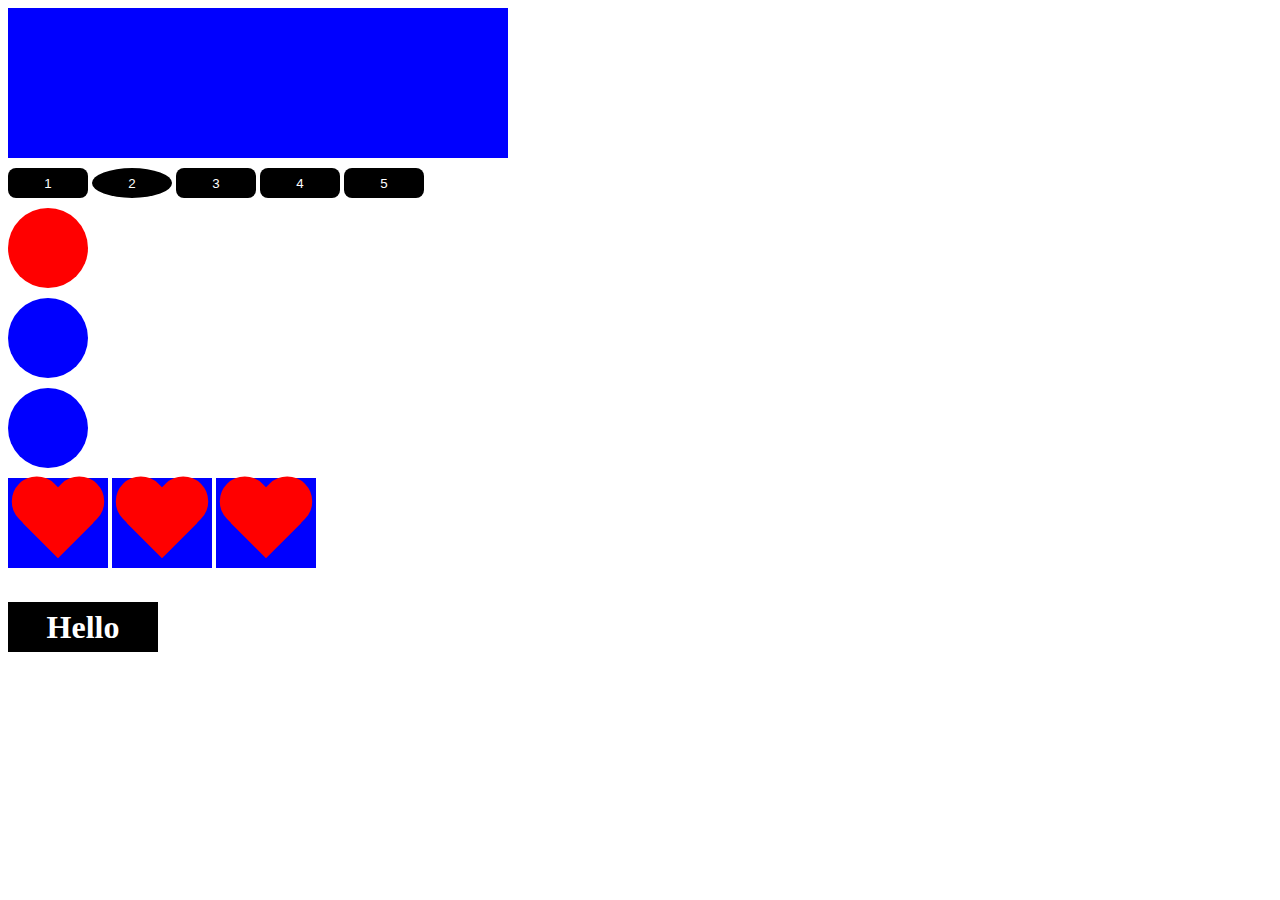
<file: 29_elements/index.html>
<!DOCTYPE html>
<html lang="ru">
	<head>
		<meta charset="utf-8">
		<meta http-equiv="X-UA-Compatible" content="IE=edge">
		<title>JavaScript</title>
		<link rel="stylesheet" href="css/style.css">
	</head>
	<body>
		<div class="box" id="box"></div>
		<button>1</button>
		<button>2</button>
		<button>3</button>
		<button>4</button>
		<button>5</button>

		<div class="circle"></div>
		<div class="circle"></div>
		<div class="circle"></div>

		<div class="wrapper">
			<div class="heart"></div>
			<div class="heart"></div>
            <div class="heart"></div>
            
		</div>

		<script src="js/script.js"></script>
	</body>
</html>
</file>
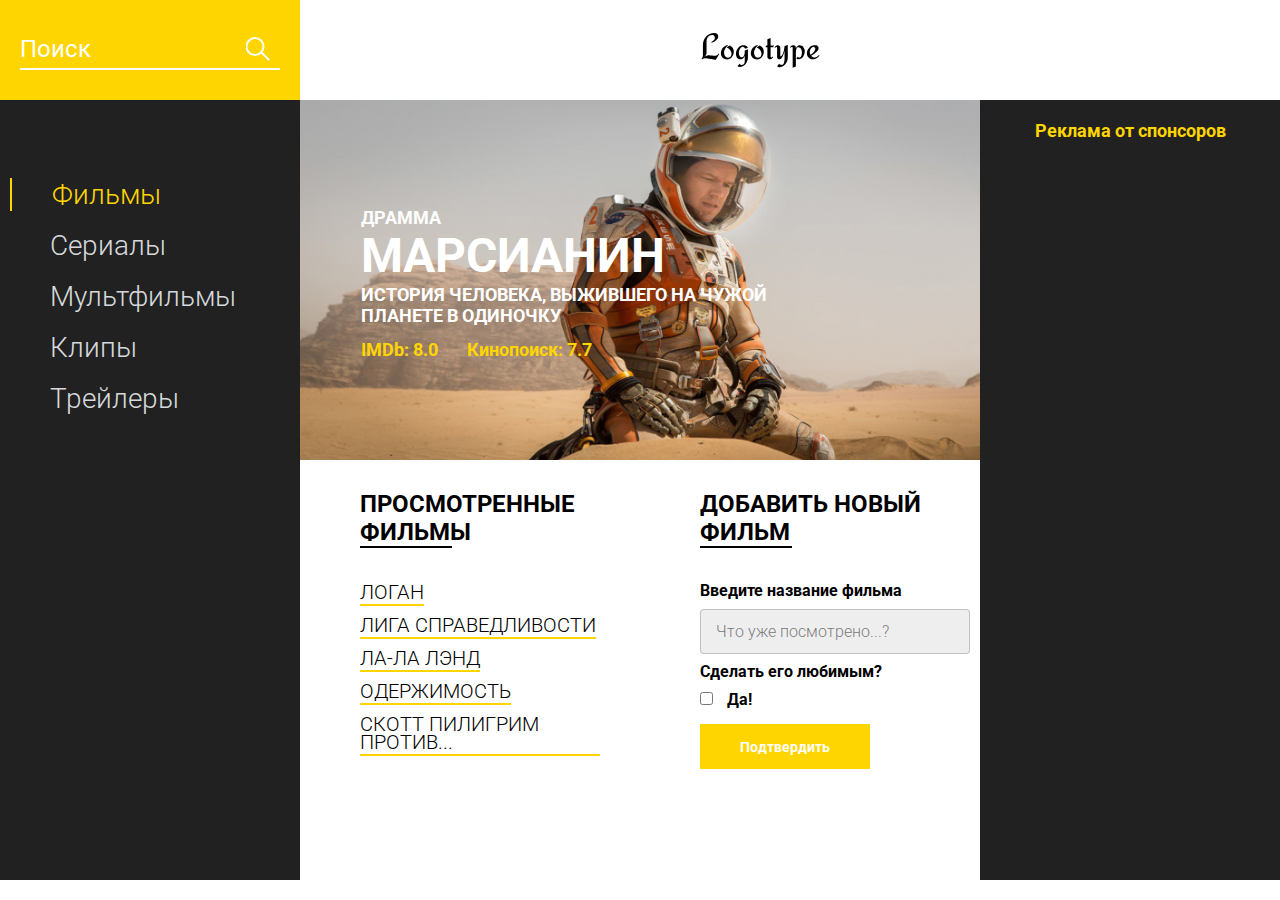
<file: 30_project/index.html>
<!DOCTYPE html>
<html lang="en">
<head>
    <meta charset="UTF-8">
    <meta name="viewport" content="width=device-width, initial-scale=1.0">
    <title>Movie DB</title>
    <link href="https://fonts.googleapis.com/css?family=Roboto:300,400,700&display=swap&subset=cyrillic-ext" rel="stylesheet">
    <link rel="stylesheet" href="css/style.min.css">
</head>
<body>
    <header class="header">
        <div class="header__search">
            <form action="#">
                <input type="text" placeholder="Поиск">
            </form>
        </div>
        <div class="header__logo">
            <img src="icons/Logotype.svg" alt="logo">
        </div>
    </header>
    <main class="promo">
        <div class="promo__menu">
            <nav class="promo__menu-list">
                <ul>
                    <li><a class="promo__menu-item promo__menu-item_active" href="#">Фильмы</a></li>
                    <li><a class="promo__menu-item" href="#">Сериалы</a></li>
                    <li><a class="promo__menu-item" href="#">Мультфильмы</a></li>
                    <li><a class="promo__menu-item" href="#">Клипы</a></li>
                    <li><a class="promo__menu-item" href="#">Трейлеры</a></li>
                </ul>
            </nav>
        </div>
        <div class="promo__content">
            <div class="promo__bg">
                <div class="promo__genre">КОМЕДИЯ</div>
                <div class="promo__title">МАРСИАНИН</div>
                <div class="promo__descr">ИСТОРИЯ ЧЕЛОВЕКА, ВЫЖИВШЕГО НА ЧУЖОЙ ПЛАНЕТЕ В ОДИНОЧКУ</div>
                <div class="promo__ratings">
                    <span>IMDb: 8.0</span>
                    <span>Кинопоиск: 7.7</span>
                </div>
            </div>
            <div class="promo__interactive">
                <div>
                    <div class="promo__interactive-title">ПРОСМОТРЕННЫЕ ФИЛЬМЫ</div>
                    <ul class="promo__interactive-list">
                        <li class="promo__interactive-item">ЛОГАН
                            <div class="delete"></div>
                        </li>
                        <li class="promo__interactive-item">ЛИГА СПРАВЕДЛИВОСТИ
                            <div class="delete"></div>
                        </li>
                        <li class="promo__interactive-item">ЛА-ЛА ЛЭНД
                            <div class="delete"></div>
                        </li>
                        <li class="promo__interactive-item">ОДЕРЖИМОСТЬ
                            <div class="delete"></div>
                        </li>
                        <li class="promo__interactive-item">СКОТТ ПИЛИГРИМ ПРОТИВ...
                            <div class="delete"></div>
                        </li>
                    </ul>
                </div>
                <div>
                    <form class="add">
                        <div class="promo__interactive-title">ДОБАВИТЬ НОВЫЙ ФИЛЬМ</div>
                        <span>Введите название фильма</span>
                        <input class="adding__input" type="text" placeholder="Что уже посмотрено...?">
                        <span>Сделать его любимым?</span>
                        <input type="checkbox">
                        <span class="yes">Да!</span>
                        <button>Подтвердить</button>
                    </form>
                </div>
            </div>
        </div>
        <div class="promo__adv">
            <div class="promo__adv-title">Реклама от спонсоров</div>
            <img src="img/content_1.jpg" alt="some picture">
            <img src="img/content_2.jpg" alt="some picture">
            <img src="img/content_3.png" alt="some picture">
        </div>
    </main>

    <script src="js/script.js"></script>
</body>
</html>
</file>
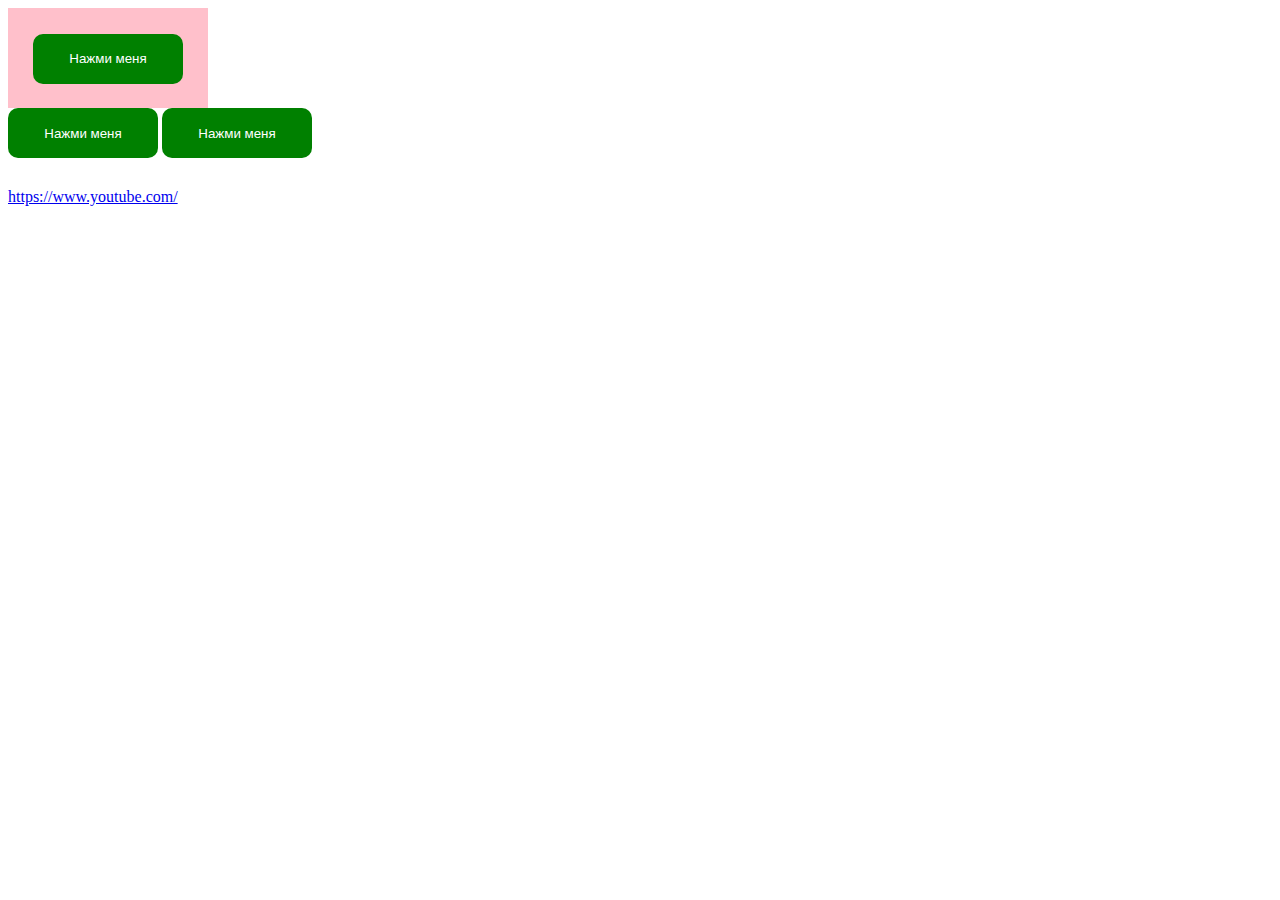
<file: 31_preview/index.html>
<!DOCTYPE html>
<html lang="ru">
  <head>
    <meta charset="utf-8" />
    <meta http-equiv="X-UA-Compatible" content="IE=edge" />
    <title>JavaScript</title>
    <link rel="stylesheet" href="css.css" />
  </head>
  <body>
    <div class="overlay">
      <button id="btn">Нажми меня</button>
    </div>
    <button>Нажми меня</button>
    <button>Нажми меня</button>

    <a href="https://www.youtube.com/">https://www.youtube.com/</a>

    <script src="script.js"></script>
  </body>
</html>
</file>
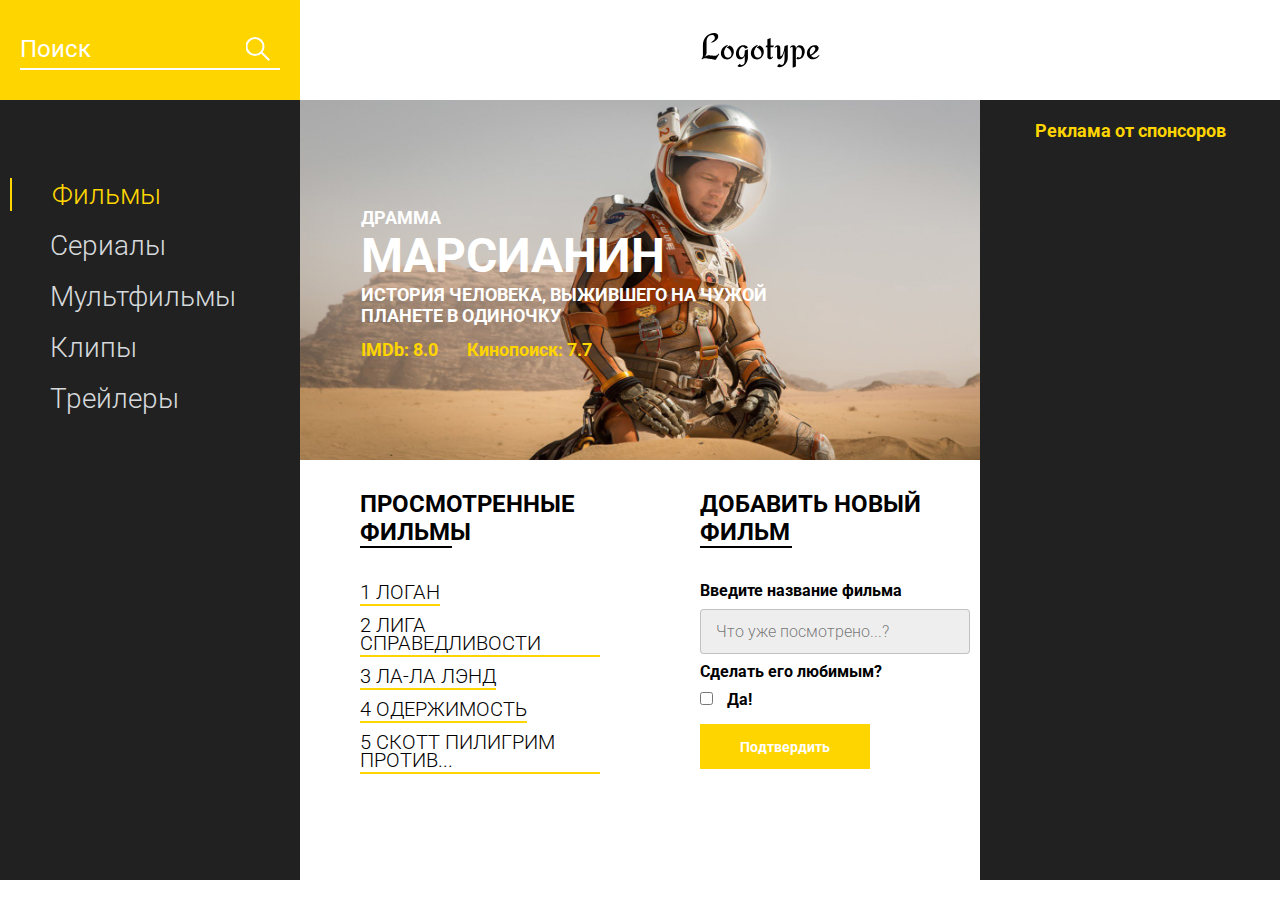
<file: 33_practice/index.html>
<!DOCTYPE html>
<html lang="en">
  <head>
    <meta charset="UTF-8" />
    <meta name="viewport" content="width=device-width, initial-scale=1.0" />
    <title>Movie DB</title>
    <link
      href="https://fonts.googleapis.com/css?family=Roboto:300,400,700&display=swap&subset=cyrillic-ext"
      rel="stylesheet"
    />
    <link rel="stylesheet" href="css/style.min.css" />
  </head>
  <body>
    <header class="header">
      <div class="header__search">
        <form action="#">
          <input type="text" placeholder="Поиск" />
        </form>
      </div>
      <div class="header__logo">
        <img src="icons/Logotype.svg" alt="logo" />
      </div>
    </header>
    <main class="promo">
      <div class="promo__menu">
        <nav class="promo__menu-list">
          <ul>
            <li>
              <a class="promo__menu-item promo__menu-item_active" href="#"
                >Фильмы</a
              >
            </li>
            <li><a class="promo__menu-item" href="#">Сериалы</a></li>
            <li><a class="promo__menu-item" href="#">Мультфильмы</a></li>
            <li><a class="promo__menu-item" href="#">Клипы</a></li>
            <li><a class="promo__menu-item" href="#">Трейлеры</a></li>
          </ul>
        </nav>
      </div>
      <div class="promo__content">
        <div class="promo__bg">
          <div class="promo__genre">КОМЕДИЯ</div>
          <div class="promo__title">МАРСИАНИН</div>
          <div class="promo__descr">
            ИСТОРИЯ ЧЕЛОВЕКА, ВЫЖИВШЕГО НА ЧУЖОЙ ПЛАНЕТЕ В ОДИНОЧКУ
          </div>
          <div class="promo__ratings">
            <span>IMDb: 8.0</span>
            <span>Кинопоиск: 7.7</span>
          </div>
        </div>
        <div class="promo__interactive">
          <div>
            <div class="promo__interactive-title">ПРОСМОТРЕННЫЕ ФИЛЬМЫ</div>
            <ul class="promo__interactive-list">
              <li class="promo__interactive-item">
                ЛОГАН
                <div class="delete"></div>
              </li>
              <li class="promo__interactive-item">
                ЛИГА СПРАВЕДЛИВОСТИ
                <div class="delete"></div>
              </li>
              <li class="promo__interactive-item">
                ЛА-ЛА ЛЭНД
                <div class="delete"></div>
              </li>
              <li class="promo__interactive-item">
                ОДЕРЖИМОСТЬ
                <div class="delete"></div>
              </li>
              <li class="promo__interactive-item">
                СКОТТ ПИЛИГРИМ ПРОТИВ...
                <div class="delete"></div>
              </li>
            </ul>
          </div>
          <div>
            <form class="add">
              <div class="promo__interactive-title">ДОБАВИТЬ НОВЫЙ ФИЛЬМ</div>
              <span>Введите название фильма</span>
              <input
                class="adding__input"
                type="text"
                placeholder="Что уже посмотрено...?"
              />
              <span>Сделать его любимым?</span>
              <input type="checkbox" />
              <span class="yes">Да!</span>
              <button>Подтвердить</button>
            </form>
          </div>
        </div>
      </div>
      <div class="promo__adv">
        <div class="promo__adv-title">Реклама от спонсоров</div>
        <img src="img/content_1.jpg" alt="some picture" />
        <img src="img/content_2.jpg" alt="some picture" />
        <img src="img/content_3.png" alt="some picture" />
      </div>
    </main>

    <script src="./js/script.js"></script>
  </body>
</html>
</file>
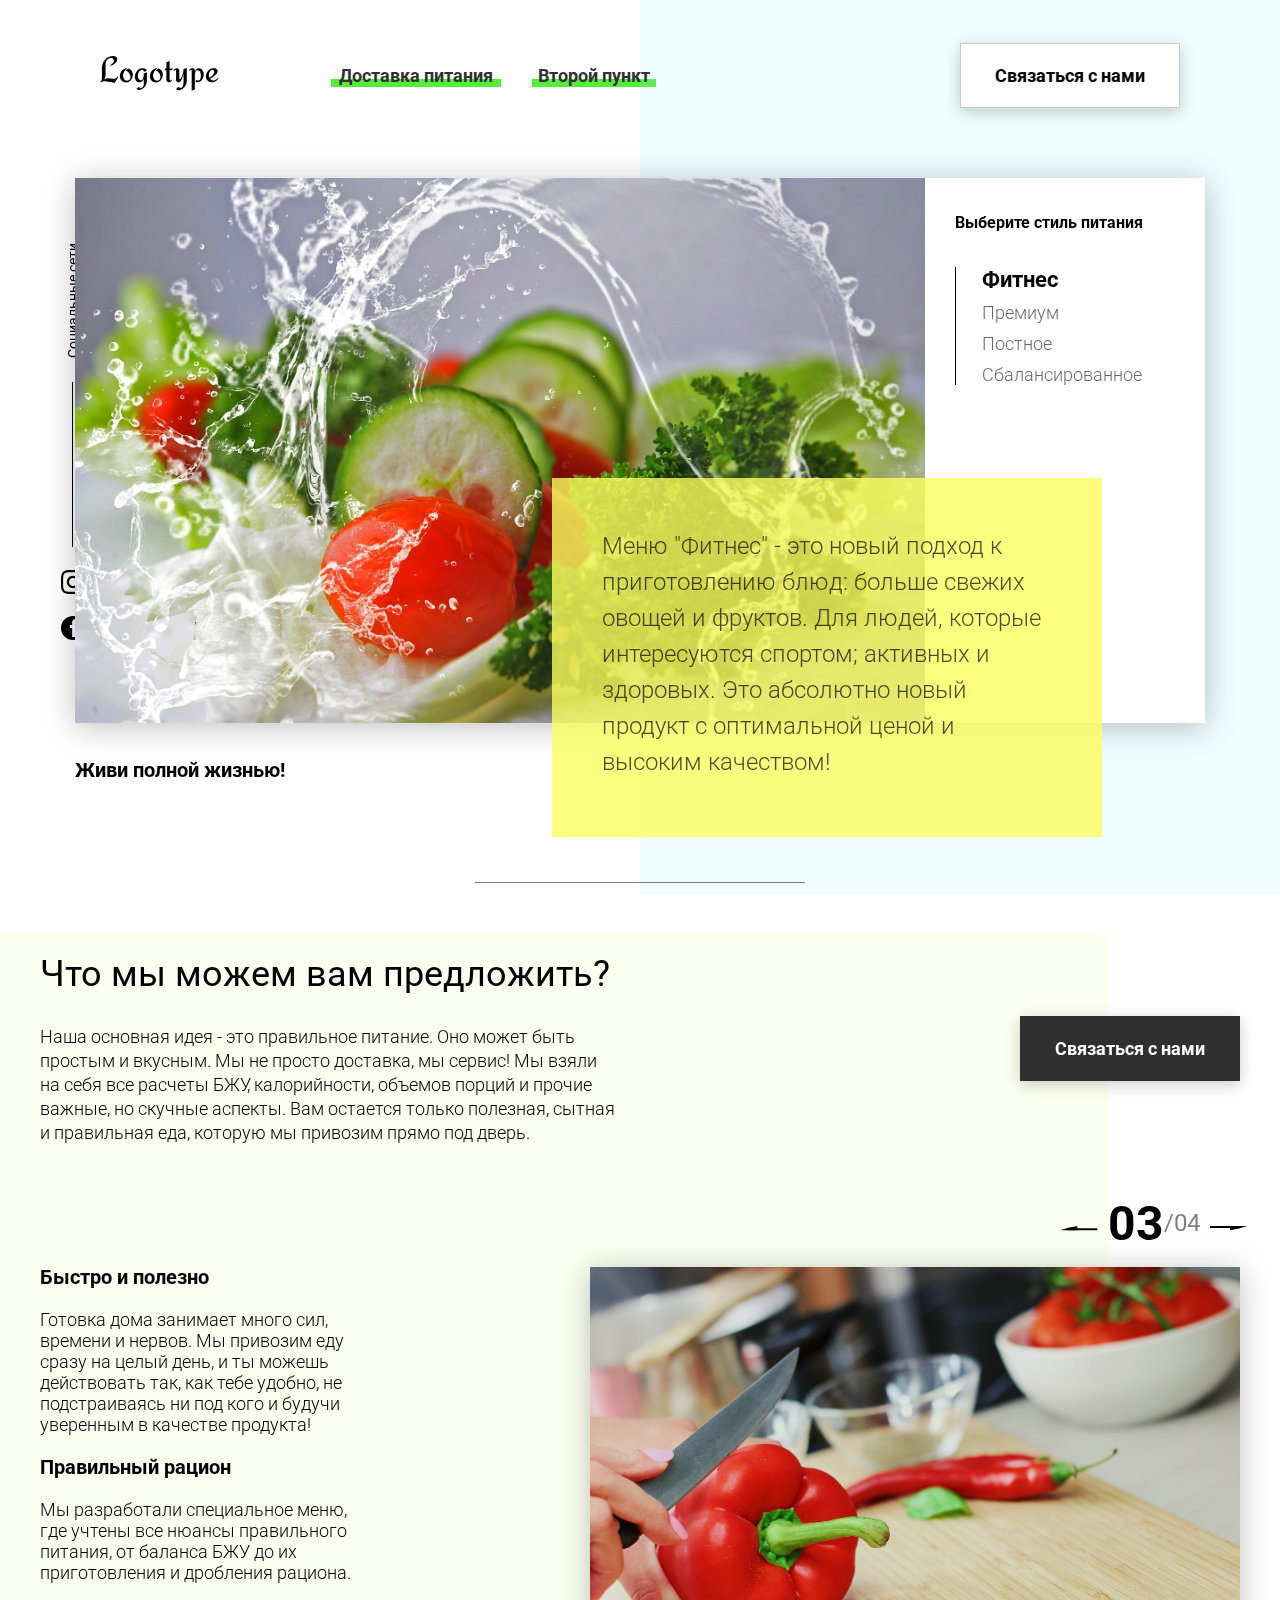
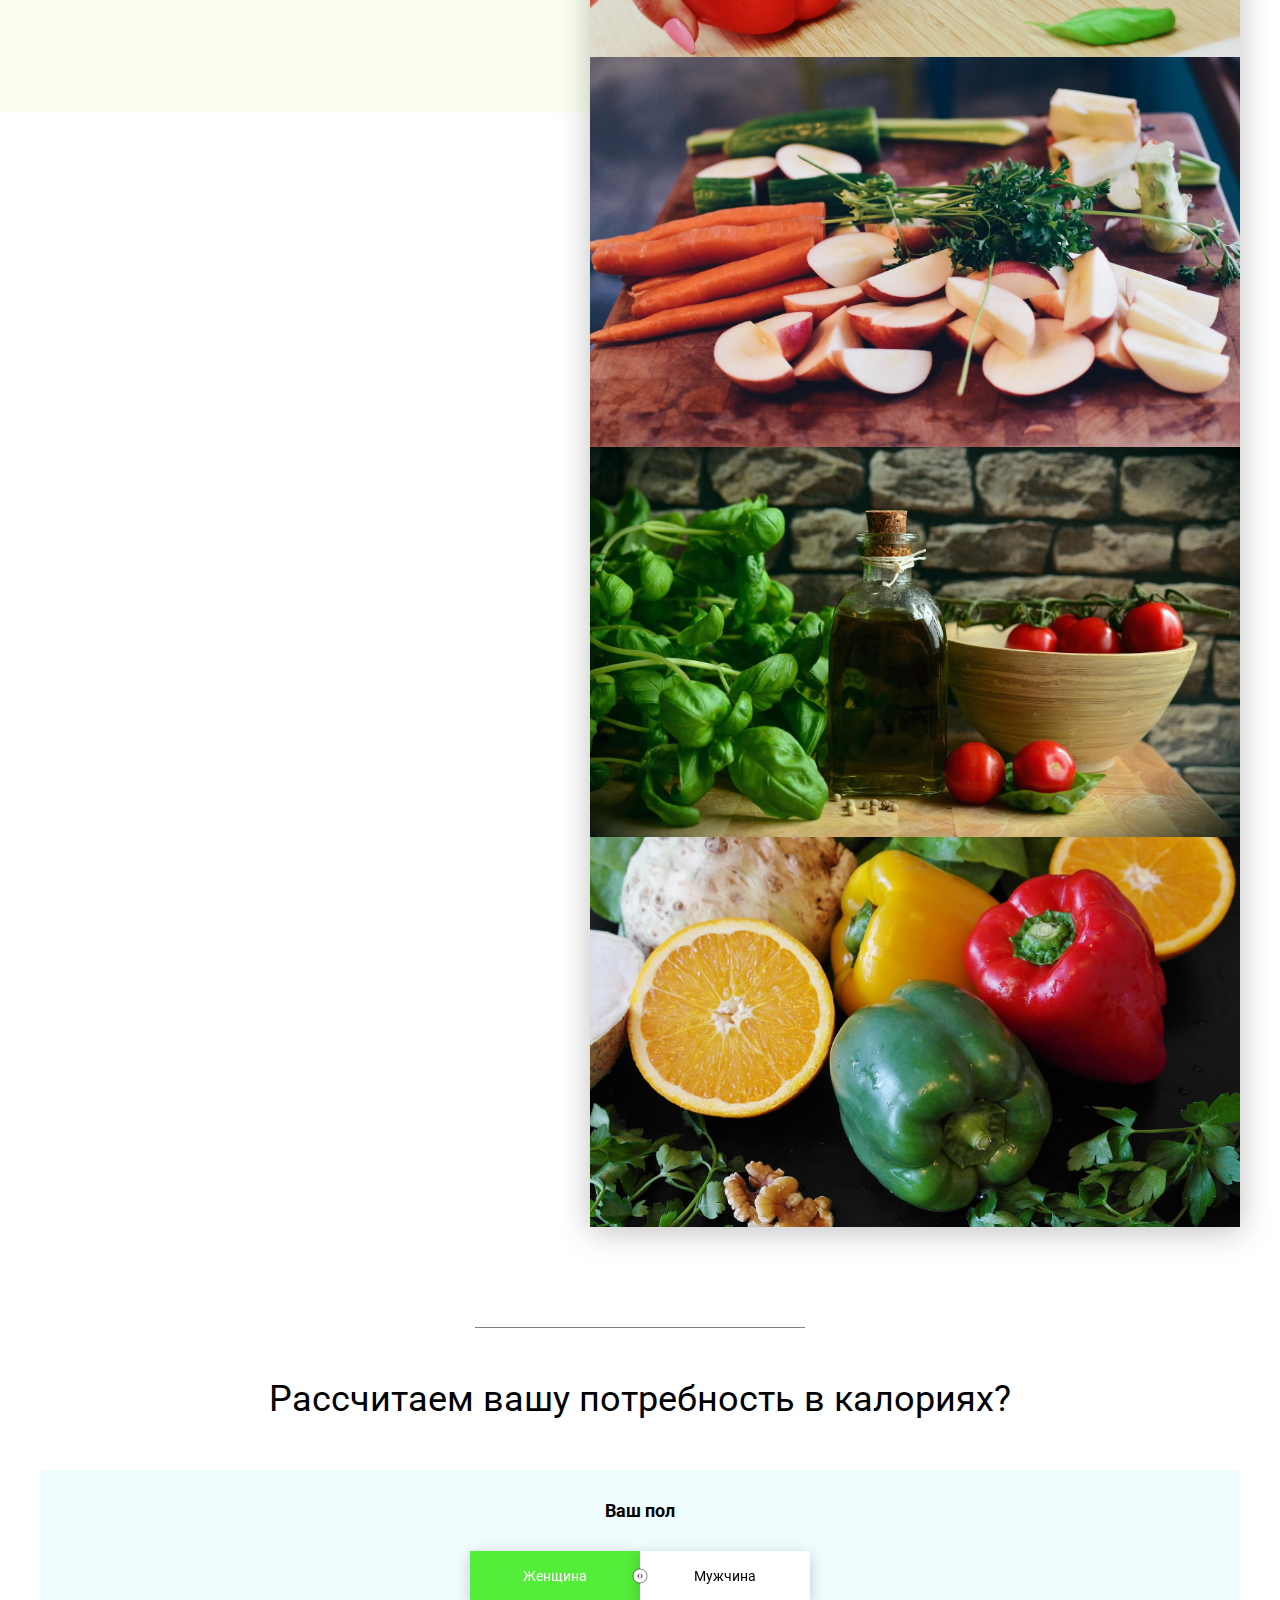
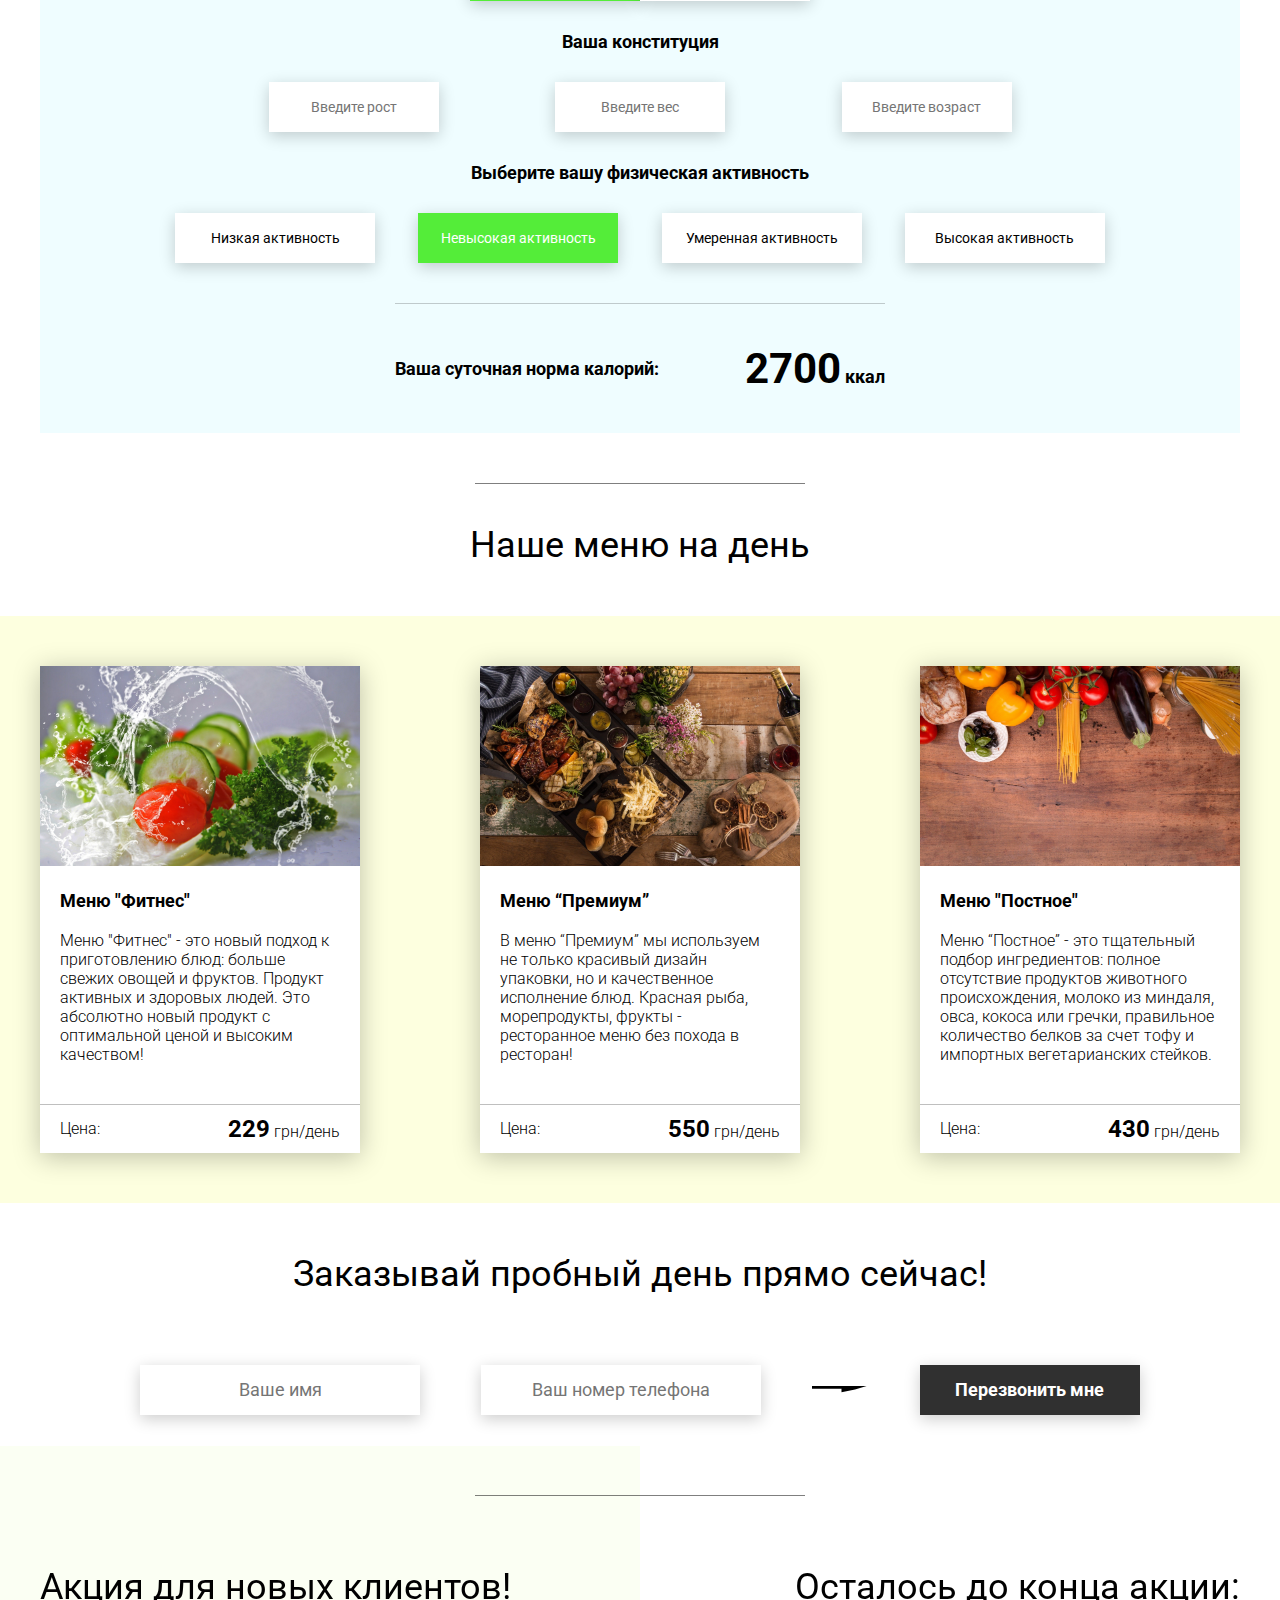
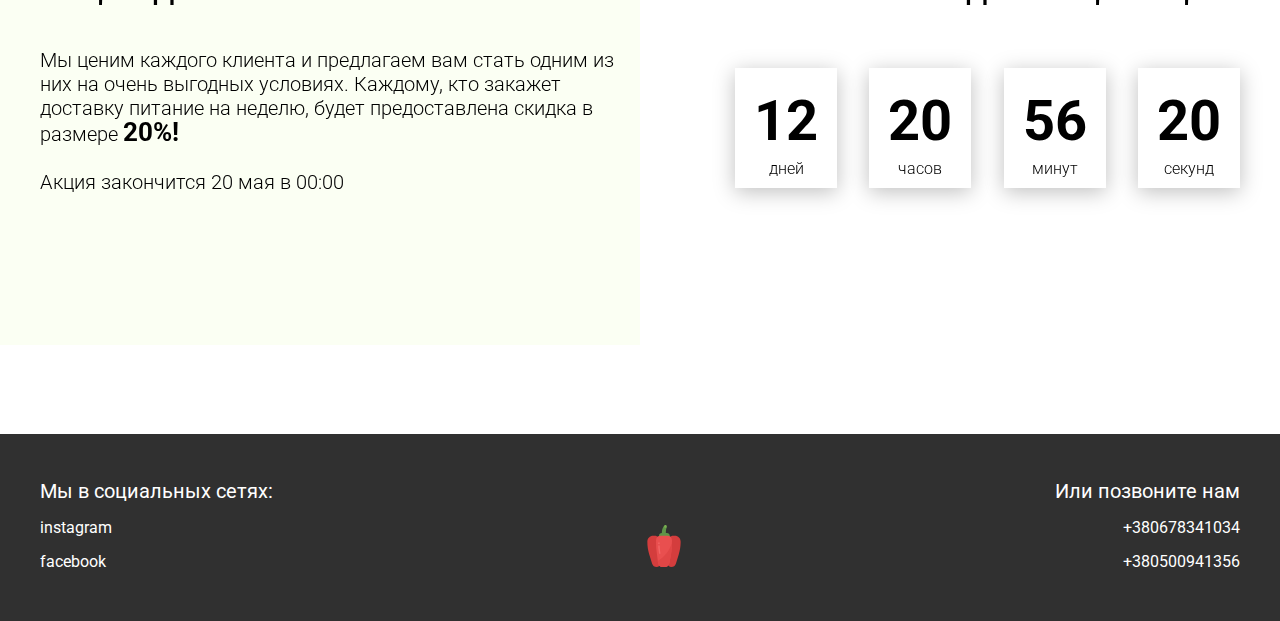
<file: 38_food/index.html>
<!DOCTYPE html>
<html lang="en">
  <head>
    <meta charset="UTF-8" />
    <meta name="viewport" content="width=device-width, initial-scale=1.0" />
    <title>Food</title>
    <link rel="stylesheet" href="css/style.css" />
  </head>
  <body>
    <header class="header">
      <div class="header__left-block">
        <div class="header__logo">
          <img src="icons/logo.svg" alt="Логотип" />
        </div>
        <nav class="header__links">
          <a href="#" class="header__link">Доставка питания</a>
          <a href="#" class="header__link">Второй пункт</a>
        </nav>
      </div>
      <div class="header__right-block">
        <button class="btn btn_white">Связаться с нами</button>
      </div>
    </header>
    <div class="sidepanel">
      <div class="sidepanel__text"><span>Социальные сети</span></div>
      <div class="sidepanel__divider"></div>
      <a href="#" class="sidepanel__icon">
        <img src="icons/instagram.svg" alt="instagram" />
      </a>
      <a href="#" class="sidepanel__icon">
        <img src="icons/facebook.svg" alt="facebook" />
      </a>
    </div>

    <div class="preview">
      <div class="bgc_blue"></div>
      <div class="container">
        <div class="tabcontainer">
          <div class="tabcontent">
            <img src="img/tabs/vegy.jpg" alt="vegy" />
            <div class="tabcontent__descr">
              Меню "Фитнес" - это новый подход к приготовлению блюд: больше
              свежих овощей и фруктов. Для людей, которые интересуются спортом;
              активных и здоровых. Это абсолютно новый продукт с оптимальной
              ценой и высоким качеством!
            </div>
          </div>
          <div class="tabcontent">
            <img src="img/tabs/elite.jpg" alt="elite" />
            <div class="tabcontent__descr">
              Меню “Премиум” - мы используем не только красивый дизайн упаковки,
              но и качественное исполнение блюд. Красная рыба, морепродукты,
              фрукты - ресторанное меню без похода в ресторан!
            </div>
          </div>
          <div class="tabcontent">
            <img src="img/tabs/post.jpg" alt="post" />
            <div class="tabcontent__descr">
              Наше специальное “Постное меню” - это тщательный подбор
              ингредиентов: полное отсутствие продуктов животного происхождения.
              Полная гармония с собой и природой в каждом элементе! Все будет
              Ом!
            </div>
          </div>
          <div class="tabcontent">
            <img src="img/tabs/vegy.jpg" alt="vegy" />
            <div class="tabcontent__descr">
              Меню "Сбалансированное" - это соответствие вашего рациона всем
              научным рекомендациям. Мы тщательно просчитываем вашу потребность
              в к/б/ж/у и создаем лучшие блюда для вас.
            </div>
          </div>
          <div class="tabheader">
            <h3>Выберите стиль питания</h3>
            <div class="tabheader__items">
              <div class="tabheader__item tabheader__item_active">Фитнес</div>
              <div class="tabheader__item">Премиум</div>
              <div class="tabheader__item">Постное</div>
              <div class="tabheader__item">Сбалансированное</div>
            </div>
          </div>
        </div>
        <div class="preview__life">Живи полной жизнью!</div>
      </div>
    </div>

    <div class="divider"></div>

    <div class="offer">
      <div class="bgc_y"></div>
      <div class="container">
        <div class="offer__text">
          <h2 class="title">Что мы можем вам предложить?</h2>
          <div class="offer__descr">
            Наша основная идея - это правильное питание. Оно может быть простым
            и вкусным. Мы не просто доставка, мы сервис! Мы взяли на себя все
            расчеты БЖУ, калорийности, объемов порций и прочие важные, но
            скучные аспекты. Вам остается только полезная, сытная и правильная
            еда, которую мы привозим прямо под дверь.
          </div>
        </div>
        <div class="offer__action">
          <button class="btn btn_dark">Связаться с нами</button>
        </div>
      </div>
      <div class="container">
        <div class="offer__advantages">
          <h2>Быстро и полезно</h2>
          <div class="offer__advantages-text">
            Готовка дома занимает много сил, времени и нервов. Мы привозим еду
            сразу на целый день, и ты можешь действовать так, как тебе удобно,
            не подстраиваясь ни под кого и будучи уверенным в качестве продукта!
          </div>
          <h2>Правильный рацион</h2>
          <div class="offer__advantages-text">
            Мы разработали специальное меню, где учтены все нюансы правильного
            питания, от баланса БЖУ до их приготовления и дробления рациона.
          </div>
        </div>
        <div class="offer__slider">
          <div class="offer__slider-counter">
            <div class="offer__slider-prev">
              <img src="icons/left.svg" alt="prev" />
            </div>
            <span id="current">03</span>
            /
            <span id="total">04</span>
            <div class="offer__slider-next">
              <img src="icons/right.svg" alt="next" />
            </div>
          </div>
          <div class="offer__slider-wrapper">
            <div class="offer__slide">
              <img src="img/slider/pepper.jpg" alt="pepper" />
            </div>
            <div class="offer__slide">
              <img src="img/slider/food-12.jpg" alt="food" />
            </div>
            <div class="offer__slide">
              <img src="img/slider/olive-oil.jpg" alt="oil" />
            </div>
            <div class="offer__slide">
              <img src="img/slider/paprika.jpg" alt="paprika" />
            </div>
          </div>
        </div>
      </div>
    </div>

    <div class="divider"></div>

    <div class="calculating">
      <div class="container">
        <h2 class="title">Рассчитаем вашу потребность в калориях?</h2>
        <div class="calculating__field">
          <div class="calculating__subtitle">Ваш пол</div>
          <div class="calculating__choose" id="gender">
            <div
              class="calculating__choose-item calculating__choose-item_active"
            >
              Женщина
            </div>
            <div class="calculating__choose-item">Мужчина</div>
          </div>

          <div class="calculating__subtitle">Ваша конституция</div>
          <div class="calculating__choose calculating__choose_medium">
            <input
              type="text"
              id="height"
              placeholder="Введите рост"
              class="calculating__choose-item"
            />
            <input
              type="text"
              id="weight"
              placeholder="Введите вес"
              class="calculating__choose-item"
            />
            <input
              type="text"
              id="age"
              placeholder="Введите возраст"
              class="calculating__choose-item"
            />
          </div>

          <div class="calculating__subtitle">
            Выберите вашу физическая активность
          </div>
          <div class="calculating__choose calculating__choose_big">
            <div id="low" class="calculating__choose-item">
              Низкая активность
            </div>
            <div
              id="small"
              class="calculating__choose-item calculating__choose-item_active"
            >
              Невысокая активность
            </div>
            <div id="medium" class="calculating__choose-item">
              Умеренная активность
            </div>
            <div id="high" class="calculating__choose-item">
              Высокая активность
            </div>
          </div>

          <div class="calculating__divider"></div>

          <div class="calculating__total">
            <div class="calculating__subtitle">
              Ваша суточная норма калорий:
            </div>
            <div class="calculating__result"><span>2700</span> ккал</div>
          </div>
        </div>
      </div>
    </div>

    <div class="divider"></div>

    <div class="menu">
      <h2 class="title">Наше меню на день</h2>

      <div class="menu__field">
        <div class="container">
          <div class="menu__item">
            <img src="img/tabs/vegy.jpg" alt="vegy" />
            <h3 class="menu__item-subtitle">Меню "Фитнес"</h3>
            <div class="menu__item-descr">
              Меню "Фитнес" - это новый подход к приготовлению блюд: больше
              свежих овощей и фруктов. Продукт активных и здоровых людей. Это
              абсолютно новый продукт с оптимальной ценой и высоким качеством!
            </div>
            <div class="menu__item-divider"></div>
            <div class="menu__item-price">
              <div class="menu__item-cost">Цена:</div>
              <div class="menu__item-total"><span>229</span> грн/день</div>
            </div>
          </div>
          <div class="menu__item">
            <img src="img/tabs/elite.jpg" alt="elite" />
            <h3 class="menu__item-subtitle">Меню “Премиум”</h3>
            <div class="menu__item-descr">
              В меню “Премиум” мы используем не только красивый дизайн упаковки,
              но и качественное исполнение блюд. Красная рыба, морепродукты,
              фрукты - ресторанное меню без похода в ресторан!
            </div>
            <div class="menu__item-divider"></div>
            <div class="menu__item-price">
              <div class="menu__item-cost">Цена:</div>
              <div class="menu__item-total"><span>550</span> грн/день</div>
            </div>
          </div>
          <div class="menu__item">
            <img src="img/tabs/post.jpg" alt="post" />
            <h3 class="menu__item-subtitle">Меню "Постное"</h3>
            <div class="menu__item-descr">
              Меню “Постное” - это тщательный подбор ингредиентов: полное
              отсутствие продуктов животного происхождения, молоко из миндаля,
              овса, кокоса или гречки, правильное количество белков за счет тофу
              и импортных вегетарианских стейков.
            </div>
            <div class="menu__item-divider"></div>
            <div class="menu__item-price">
              <div class="menu__item-cost">Цена:</div>
              <div class="menu__item-total"><span>430</span> грн/день</div>
            </div>
          </div>
        </div>
      </div>
    </div>

    <div class="order">
      <div class="container">
        <div class="title">Заказывай пробный день прямо сейчас!</div>
        <form action="#" class="order__form">
          <input
            required
            placeholder="Ваше имя"
            name="name"
            type="text"
            class="order__input"
          />
          <input
            required
            placeholder="Ваш номер телефона"
            name="phone"
            type="phone"
            class="order__input"
          />
          <img src="icons/right.svg" alt="right" />
          <button class="btn btn_dark btn_min">Перезвонить мне</button>
        </form>
      </div>
    </div>

    <div class="divider"></div>

    <div class="promotion">
      <div class="bgc_y"></div>
      <div class="container">
        <div class="promotion__text">
          <div class="title">Акция для новых клиентов!</div>
          <div class="promotion__descr">
            Мы ценим каждого клиента и предлагаем вам стать одним из них на
            очень выгодных условиях. Каждому, кто закажет доставку питание на
            неделю, будет предоставлена скидка в размере <span>20%!</span>
            <br /><br />
            Акция закончится 20 мая в 00:00
          </div>
        </div>
        <div class="promotion__timer">
          <div class="title">Осталось до конца акции:</div>
          <div class="timer">
            <div class="timer__block">
              <span id="days">12</span>
              дней
            </div>
            <div class="timer__block">
              <span id="hours">20</span>
              часов
            </div>
            <div class="timer__block">
              <span id="minutes">56</span>
              минут
            </div>
            <div class="timer__block">
              <span id="seconds">20</span>
              секунд
            </div>
          </div>
        </div>
      </div>
    </div>

    <footer class="footer">
      <div class="container">
        <div class="social">
          <div class="subtitle">Мы в социальных сетях:</div>
          <a href="#" class="link">instagram</a>
          <a href="#" class="link">facebook</a>
        </div>
        <div class="pepper">
          <img src="icons/veg.svg" alt="pepper" />
        </div>
        <div class="call">
          <div class="subtitle">Или позвоните нам</div>
          <a href="#" class="link">+380678341034</a>
          <a href="#" class="link">+380500941356</a>
        </div>
      </div>
    </footer>

    <div class="modal">
      <div class="modal__dialog">
        <div class="modal__content">
          <form action="#">
            <div class="modal__close">&times;</div>
            <div class="modal__title">
              Мы свяжемся с вами как можно быстрее!
            </div>
            <input
              required
              placeholder="Ваше имя"
              name="name"
              type="text"
              class="modal__input"
            />
            <input
              required
              placeholder="Ваш номер телефона"
              name="phone"
              type="phone"
              class="modal__input"
            />
            <button class="btn btn_dark btn_min">Перезвонить мне</button>
          </form>
        </div>
      </div>
    </div>
    <script src="./js/script.js"></script>
  </body>
</html>
</file>
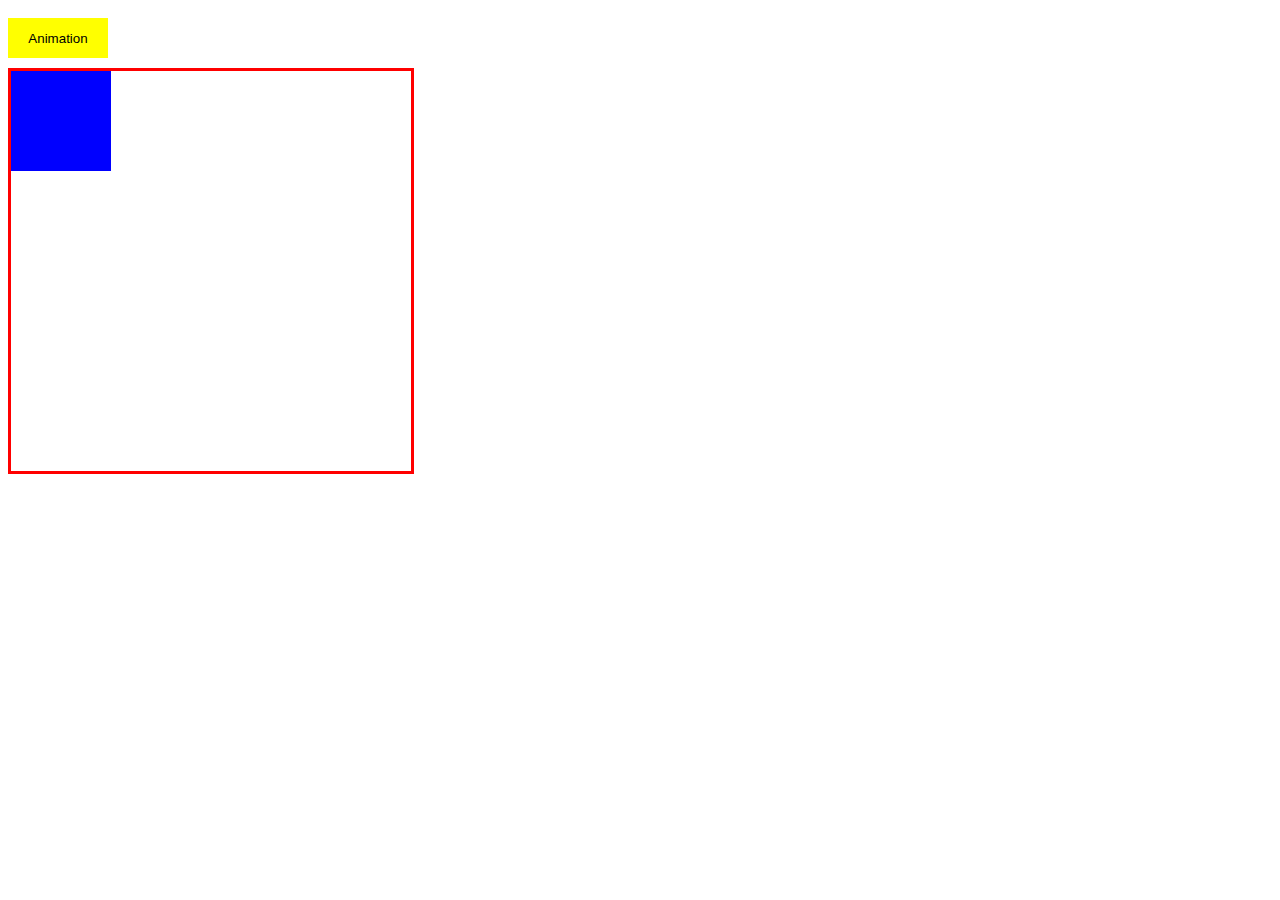
<file: 39_time/index.html>
<!DOCTYPE html>
<html lang="ru">
  <head>
    <meta charset="utf-8" />
    <meta http-equiv="X-UA-Compatible" content="IE=edge" />
    <title>Java Script</title>
    <link rel="stylesheet" href="style.css" />
  </head>
  <body>
    <button class="btn">Animation</button>
    <div class="wrapper">
      <div class="box"></div>
    </div>

    <script src="./script.js"></script>
  </body>
</html>
</file>
<file: 29_elements/css/style.css>
.box {
  width: 150px;
  height: 150px;
  background-color: red;
}
button {
	width: 80px;
	height: 30px;
	margin-top: 10px;
	border: none;
	border-radius: 8px;
	background-color: #000;
	color: #fff;
	cursor: pointer;
	outline: none;
}

.circle {
	width: 80px;
	height: 80px;
	background-color: blue;
	display: block;
	margin-top: 10px;
	border-radius: 100%;
}

.heart {
	display: inline-block;
    position: relative;
    width: 100px;
    height: 90px;
    margin-top: 10px;
}
.heart:before,
.heart:after {
    position: absolute;
    content: "";
    left: 50px;
    top: 0;
    width: 50px;
    height: 80px;
    background: red;
    -moz-border-radius: 50px 50px 0 0;
    border-radius: 50px 50px 0 0;
    -webkit-transform: rotate(-45deg);
       -moz-transform: rotate(-45deg);
        -ms-transform: rotate(-45deg);
         -o-transform: rotate(-45deg);
            transform: rotate(-45deg);
    -webkit-transform-origin: 0 100%;
       -moz-transform-origin: 0 100%;
        -ms-transform-origin: 0 100%;
         -o-transform-origin: 0 100%;
            transform-origin: 0 100%;
}
.heart:after {
    left: 0;
    -webkit-transform: rotate(45deg);
       -moz-transform: rotate(45deg);
        -ms-transform: rotate(45deg);
         -o-transform: rotate(45deg);
            transform: rotate(45deg);
    -webkit-transform-origin: 100% 100%;
       -moz-transform-origin: 100% 100%;
        -ms-transform-origin: 100% 100%;
         -o-transform-origin: 100% 100%;
            transform-origin :100% 100%;
}
.black{
	width: 150px;
	height: 50px;
	line-height: 50px;
	text-align: center;
	background-color: black;
	margin-bottom: 30px;
	margin-top: 30px;
	color: #fff;
}
</file>
<file: 31_preview/css.css>
button {
  width: 150px;
  height: 50px;
  background-color: green;
  border: none;
  color: #fff;
  border-radius: 10px;
  outline: none;
  cursor: pointer;
  transition: 0.3s;
}
button:hover {
  transform: scale(0.95);
}
.overlay {
  background-color: pink;
  width: 200px;
  height: 100px;
  text-align: center;
  line-height: 100px;
}
a {
  display: block;
  margin-top: 30px;
}
</file>
<file: 38_food/css/style.css>
@import url(https://fonts.googleapis.com/css?family=Roboto:300,400,700&display=swap&subset=cyrillic-ext);
* {
  box-sizing: border-box;
  margin: 0;
  padding: 0;
  font-family: Roboto, sans-serif;
}
a {
  text-decoration: none;
}
.btn {
  width: 220px;
  height: 65px;
  display: flex;
  justify-content: center;
  align-items: center;
  background-color: #fff;
  font-size: 18px;
  font-weight: 700;
  border: 1px solid rgba(0, 0, 0, 0.2);
  box-shadow: 0 4px 15px rgba(0, 0, 0, 0.2);
  cursor: pointer;
  transition: 0.3s all;
  outline: 0;
}
.btn_white {
  background-color: #fff;
}
.btn_dark {
  background-color: #303030;
  color: #fff;
  border: none;
}
.btn_min {
  height: 50px;
}
.btn:hover {
  box-shadow: 0 4px 30px rgba(0, 0, 0, 0.3);
}
.container {
  max-width: 1200px;
  margin: 0 auto;
}
.divider {
  width: 330px;
  height: 1px;
  margin: 0 auto;
  background-color: rgba(0, 0, 0, 0.5);
}
.title {
  font-size: 36px;
  font-weight: 400;
}
.header {
  display: flex;
  justify-content: space-between;
  align-items: center;
  height: 150px;
  padding: 0 100px;
}
.header__left-block {
  display: flex;
  justify-content: space-between;
  min-width: 550px;
}
.header__logo {
  max-width: 170px;
}
.header__logo img {
  width: 100%;
}
.header__links {
  display: flex;
  align-items: center;
}
.header__link {
  position: relative;
  margin-right: 45px;
  font-weight: 700;
  font-size: 18px;
  color: #303030;
}
.header__link:after {
  content: '';
  position: absolute;
  display: block;
  width: 110%;
  left: -5%;
  bottom: -1px;
  z-index: -1;
  height: 8px;
  background: #54ed39;
}
.header__link:last-child {
  margin-right: 0;
}
.sidepanel {
  position: fixed;
  left: 60px;
  top: 240px;
  height: 400px;
  width: 25px;
  display: flex;
  flex-direction: column;
  justify-content: space-between;
  align-items: center;
}
.sidepanel__text {
  width: 120px;
  height: 120px;
  font-size: 14px;
}
.sidepanel__text span {
  display: flex;
  transform: rotate(-90deg) translateX(-50px);
}
.sidepanel__divider {
  width: 1px;
  height: 165px;
  background-color: #000;
}
.sidepanel__icon {
  width: 24px;
  height: 24px;
}
.sidepanel__icon img {
  width: 100%;
}
.preview {
  padding: 28px 0 100px 0;
  position: relative;
}
.preview__life {
  font-weight: 700;
  font-size: 20px;
  margin-left: 35px;
  margin-top: 35px;
}
.bgc_blue {
  position: absolute;
  right: 0;
  top: -155px;
  width: 50vw;
  height: 900px;
  background: rgba(146, 242, 255, 0.15);
  z-index: -1;
}
.tabcontainer {
  display: flex;
  width: 1130px;
  margin: 0 auto;
  box-shadow: 0 4px 30px rgba(0, 0, 0, 0.25);
}
.tabcontent {
  width: 850px;
  position: relative;
}
.tabcontent img {
  width: 100%;
  height: 100%;
  object-fit: cover;
}
.tabcontent__descr {
  position: absolute;
  top: 300px;
  right: -177px;
  width: 550px;
  height: 359px;
  background: rgba(251, 254, 93, 0.8);
  padding: 50px;
  font-size: 24px;
  font-weight: 300;
  line-height: 36px;
  color: rgba(0, 0, 0, 0.7);
}
.tabheader {
  width: 280px;
  padding: 35px 30px;
  background-color: #fff;
}
.tabheader h3 {
  font-weight: 700;
  font-size: 16px;
}
.tabheader__items {
  margin-top: 35px;
  padding-left: 26px;
  border-left: 1px solid #000;
}
.tabheader__item {
  font-weight: 700;
  font-size: 18px;
  font-weight: 300;
  margin-top: 10px;
  color: rgba(0, 0, 0, 0.6);
  cursor: pointer;
  transition: 0.3s all;
}
.tabheader__item_active {
  color: #000;
  font-size: 22px;
  font-weight: 700;
}
.offer {
  padding: 70px 0 100px 0;
  position: relative;
}
.offer .container {
  display: flex;
  justify-content: space-between;
}
.offer .bgc_y {
  position: absolute;
  width: 1109px;
  height: 780px;
  background: rgba(243, 255, 222, 0.45);
  z-index: -1;
  top: 50px;
}
.offer__text {
  width: 580px;
}
.offer__descr {
  font-size: 18px;
  margin-top: 30px;
  font-weight: 300;
  line-height: 24px;
}
.offer__action {
  display: flex;
  align-items: center;
  justify-content: flex-end;
}
.offer__advantages {
  width: 330px;
  margin-top: 50px;
}
.offer__advantages h2 {
  font-weight: 700;
  font-size: 20px;
  margin-top: 20px;
}
.offer__advantages h2:first-child {
  margin-top: 70px;
}
.offer__advantages-text {
  margin-top: 20px;
  font-size: 18px;
  font-weight: 300;
  line-height: 21px;
}
.offer__slider {
  width: 650px;
  margin-top: 50px;
  display: flex;
  flex-direction: column;
  align-items: flex-end;
}
.offer__slider-counter {
  display: flex;
  width: 180px;
  align-items: center;
  font-size: 24px;
  color: rgba(0, 0, 0, 0.5);
}
.offer__slider-wrapper {
  width: 100%;
  margin-top: 15px;
  box-shadow: 0 4px 30px rgba(0, 0, 0, 0.25);
}
.offer__slider-prev {
  margin-right: 10px;
  cursor: pointer;
}
.offer__slider-next {
  margin-left: 10px;
  cursor: pointer;
}
.offer__slider #current {
  font-size: 48px;
  font-weight: 700;
  color: #000;
}
.offer__slide {
  width: 100%;
  height: 390px;
}
.offer__slide img {
  width: 100%;
  height: 100%;
  object-fit: cover;
}
.calculating {
  padding: 50px 0;
}
.calculating .title {
  text-align: center;
}
.calculating__field {
  width: 100%;
  margin-top: 50px;
  background: rgba(146, 242, 255, 0.15);
  padding: 30px 0 40px 0;
}
.calculating__subtitle {
  text-align: center;
  font-size: 18px;
  font-weight: 700;
  margin-top: 30px;
}
.calculating__subtitle:first-child {
  margin-top: 0;
}
.calculating #gender:after {
  content: '';
  position: absolute;
  top: 50%;
  transform: translateY(-50%);
  display: block;
  width: 16px;
  height: 16px;
  background: url(../icons/switch.svg) center center/cover no-repeat;
}
.calculating__choose {
  position: relative;
  display: flex;
  margin-top: 30px;
  justify-content: center;
}
.calculating__choose-item {
  display: flex;
  align-items: center;
  justify-content: center;
  width: 170px;
  height: 50px;
  padding: 0 10px;
  background: #fff;
  box-shadow: 0 4px 15px rgba(0, 0, 0, 0.2);
  border: none;
  text-align: center;
  font-size: 14px;
  cursor: pointer;
  outline: 0;
  transition: 0.3s all;
}
.calculating__choose-item_active {
  color: #fff;
  background-color: #54ed39;
}
.calculating__choose_medium {
  width: 743px;
  justify-content: space-between;
  margin: 30px auto 0 auto;
}
.calculating__choose_big {
  width: 930px;
  justify-content: space-between;
  margin: 30px auto 0 auto;
}
.calculating__choose_big .calculating__choose-item {
  width: 200px;
}
.calculating__divider {
  width: 490px;
  height: 1px;
  margin: 40px auto;
  background-color: rgba(0, 0, 0, 0.2);
}
.calculating__total {
  width: 490px;
  margin: 0 auto;
  display: flex;
  justify-content: space-between;
  align-items: center;
}
.calculating__result {
  font-size: 18px;
  font-weight: 700;
}
.calculating__result span {
  font-size: 42px;
}
.menu {
  padding: 40px 0 50px 0;
}
.menu .container {
  display: flex;
  justify-content: space-between;
  align-items: flex-start;
}
.menu .title {
  text-align: center;
}
.menu__field {
  margin-top: 50px;
  padding: 50px 0;
  width: 100%;
  background: rgba(249, 254, 126, 0.25);
}
.menu__item {
  width: 320px;
  min-height: 450px;
  background: #fff;
  box-shadow: 0 4px 25px rgba(0, 0, 0, 0.25);
  font-size: 16px;
  font-weight: 300;
}
.menu__item img {
  width: 100%;
  height: 200px;
  object-fit: cover;
}
.menu__item-subtitle {
  font-weight: 700;
  font-size: 18px;
  padding: 0 20px;
  margin-top: 20px;
}
.menu__item-descr {
  margin-top: 20px;
  padding: 0 20px;
}
.menu__item-divider {
  width: 100%;
  height: 1px;
  background-color: rgba(0, 0, 0, 0.25);
  margin-top: 40px;
}
.menu__item-price {
  display: flex;
  justify-content: space-between;
  align-items: center;
  padding: 10px 20px;
}
.menu__item-price span {
  font-size: 24px;
  font-weight: 700;
}
.order {
  padding-bottom: 80px;
}
.order .title {
  text-align: center;
}
.order__form {
  margin-top: 70px;
  padding: 0 100px;
  display: flex;
  justify-content: space-between;
  align-items: center;
}
.order__form img {
  transform: scale(1.5);
}
.order__input {
  width: 280px;
  height: 50px;
  background: #fff;
  box-shadow: 0 4px 15px rgba(0, 0, 0, 0.2);
  border: none;
  font-size: 18px;
  text-align: center;
  padding: 0 20px;
  outline: 0;
}
.promotion {
  padding: 70px 0 240px 0;
  position: relative;
}
.promotion .container {
  display: flex;
}
.promotion .bgc_y {
  position: absolute;
  width: 50%;
  height: 499px;
  background: rgba(243, 255, 222, 0.35);
  z-index: -1;
  top: -50px;
  left: 0;
}
.promotion__text {
  width: 50%;
}
.promotion__descr {
  margin-top: 40px;
  font-size: 20px;
  line-height: 24px;
  font-weight: 300;
}
.promotion__descr span {
  font-weight: 700;
  font-size: 26px;
}
.promotion__timer {
  width: 50%;
}
.promotion__timer .title {
  text-align: right;
}
.promotion__timer .timer {
  margin-top: 60px;
  padding-left: 95px;
  display: flex;
  justify-content: space-between;
  align-items: center;
}
.promotion__timer .timer__block {
  width: 102px;
  height: 120px;
  background: #fff;
  box-shadow: 0 4px 20px rgba(0, 0, 0, 0.25);
  font-size: 16px;
  font-weight: 300;
  text-align: center;
}
.promotion__timer .timer__block span {
  display: block;
  margin-top: 20px;
  margin-bottom: 5px;
  font-size: 56px;
  font-weight: 700;
}
.footer {
  min-height: 180px;
  background-color: #303030;
  padding: 45px 0 50px 0;
  color: #fff;
}
.footer .container {
  height: 100%;
  display: flex;
  justify-content: space-between;
  align-items: flex-end;
}
.footer .subtitle {
  font-size: 20px;
}
.footer .link {
  display: block;
  margin-top: 15px;
  font-size: 16px;
  color: #fff;
}
.footer .call {
  text-align: right;
}
.modal {
  position: fixed;
  top: 0;
  left: 0;
  z-index: 1050;
  display: none;
  width: 100%;
  height: 100%;
  overflow: hidden;
  background-color: rgba(0, 0, 0, 0.5);
}
.modal__dialog {
  max-width: 500px;
  margin: 40px auto;
}
.modal__content {
  position: relative;
  width: 100%;
  padding: 40px;
  background-color: #fff;
  border: 1px solid rgba(0, 0, 0, 0.2);
  border-radius: 4px;
  max-height: 80vh;
  overflow-y: auto;
}
.modal__close {
  position: absolute;
  top: 8px;
  right: 14px;
  font-size: 30px;
  color: #000;
  opacity: 0.5;
  font-weight: 700;
  border: none;
  background-color: transparent;
  cursor: pointer;
}
.modal__title {
  text-align: center;
  font-size: 22px;
  text-transform: uppercase;
}
.modal__input {
  display: block;
  margin: 20px auto 20px auto;
  width: 280px;
  height: 50px;
  background: #fff;
  box-shadow: 0 4px 15px rgba(0, 0, 0, 0.2);
  border: none;
  font-size: 18px;
  text-align: center;
  padding: 0 20px;
  outline: 0;
}
.modal .btn {
  display: block;
  width: 280px;
  margin: 0 auto;
}
.show {
  display: block;
}

.hide {
  display: none;
}

.fade {
  animation-name: fade;
  animation-duration: 1.5s;
}

@keyframes fade {
  from {
    opacity: 0.1;
  }
  to {
    opacity: 1;
  }
}
</file>
<file: 39_time/style.css>
.box {
  position: absolute;
  width: 100px;
  height: 100px;
  background-color: blue;
}
.wrapper {
  position: relative;
  width: 400px;
  height: 400px;
  border: 3px solid red;
}
button {
  margin-bottom: 10px;
  margin-top: 10px;
  width: 100px;
  height: 40px;
  background-color: yellow;
  border: none;
}
</file>
<file: 30_project/css/style.min.css>
*{-webkit-box-sizing:border-box;box-sizing:border-box;margin:0;padding:0;font-family:'Roboto', sans-serif}.header{display:-webkit-box;display:-ms-flexbox;display:flex;height:100px}.header__search{display:-webkit-box;display:-ms-flexbox;display:flex;-webkit-box-pack:center;-ms-flex-pack:center;justify-content:center;-webkit-box-align:center;-ms-flex-align:center;align-items:center;height:100%;width:300px;background:#FFD500}.header__search form{position:relative;width:260px;height:30px}.header__search form input{width:100%;border:none;border-bottom:2px solid #fff;background-color:transparent;color:#fff;font-size:24px;line-height:28px;padding-bottom:5px;outline:none}.header__search form input::-webkit-input-placeholder{color:#fff}.header__search form input:-ms-input-placeholder{color:#fff}.header__search form input::-ms-input-placeholder{color:#fff}.header__search form input::placeholder{color:#fff}.header__search form:after{content:'';display:block;position:absolute;top:2px;right:10px;background:url("../icons/search.svg") center center/cover no-repeat;width:24px;height:24px}.header__logo{display:-webkit-box;display:-ms-flexbox;display:flex;-webkit-box-pack:center;-ms-flex-pack:center;justify-content:center;-webkit-box-align:center;-ms-flex-align:center;align-items:center;height:100%;width:calc(100% - 360px)}.promo{height:780px;display:-webkit-box;display:-ms-flexbox;display:flex}.promo__menu{width:300px;height:100%;background:#212121;padding:60px 0 0 10px}.promo__menu-item{display:block;font-size:28px;line-height:33px;color:#D6D9DC;text-decoration:none;font-weight:300;padding-left:40px;margin-top:18px}.promo__menu-item:hover{color:#FFD500}.promo__menu-item_active{border-left:2px solid  #FFD500;color:#FFD500}.promo__content{width:calc(100% - 600px)}.promo__bg{height:360px;background:url("../img/mars.webp") center center/cover no-repeat;background-position:top;padding:107px 0 0 61px}.promo__genre{font-weight:bold;font-size:18px;line-height:21px;color:#FFFFFF;text-transform:uppercase}.promo__title{font-weight:bold;font-size:48px;line-height:56px;color:#FFFFFF;text-transform:uppercase}.promo__descr{width:481px;font-weight:bold;font-size:18px;line-height:21px;color:#FFFFFF;text-transform:uppercase}.promo__ratings{margin-top:13px}.promo__ratings span{font-weight:bold;font-size:18px;line-height:21px;color:#FFD500;margin-right:25px}.promo__interactive{display:-webkit-box;display:-ms-flexbox;display:flex}.promo__interactive>div{width:50%;padding:30px 0 0 60px}.promo__interactive-title{display:inline-block;font-weight:bold;font-size:24px;line-height:28px;color:#000000}.promo__interactive-title:after{content:'';display:block;width:33%;height:2px;background-color:#000}.promo__interactive-list{list-style-type:none;margin-top:35px;display:-webkit-box;display:-ms-flexbox;display:flex;-webkit-box-orient:vertical;-webkit-box-direction:normal;-ms-flex-direction:column;flex-direction:column;-webkit-box-align:start;-ms-flex-align:start;align-items:flex-start}.promo__interactive-item{display:inline-block;position:relative;font-weight:300;font-size:20px;line-height:18px;color:#000000;margin-bottom:15px;padding-right:40px;text-transform:uppercase}.promo__interactive-item span{display:block;position:absolute;left:-30px;top:50%;-webkit-transform:translateY(-50%);transform:translateY(-50%);width:20px;height:20px;background:url("../icons/Star.svg") center center/cover no-repeat}.promo__interactive-item:before{content:'';position:absolute;bottom:-5px;display:block;width:calc(100% - 40px);height:2px;background-color:#FFD500}.promo__interactive-item:hover .delete{content:'';display:block;position:absolute;right:0px;top:50%;-webkit-transform:translateY(-50%);transform:translateY(-50%);width:20px;height:20px;background:url("../icons/trash.png") center center/cover no-repeat;cursor:pointer}.promo__interactive .add .promo__interactive-title{margin-bottom:25px}.promo__interactive .add span{display:block;margin:10px 0;font-weight:bold;font-size:16px;line-height:16px;color:#000000}.promo__interactive .add .yes{display:inline;margin-left:10px}.promo__interactive .add input[type="text"]{width:270px;height:45px;line-height:50px;font-size:16px;background:rgba(196,196,196,0.29);border:1px solid rgba(0,0,0,0.19);padding:0 15px;outline:none;border-radius:4px}.promo__interactive .add input[type="text"]::-webkit-input-placeholder{font-weight:300;font-size:16px;color:rgba(0,0,0,0.53)}.promo__interactive .add input[type="text"]:-ms-input-placeholder{font-weight:300;font-size:16px;color:rgba(0,0,0,0.53)}.promo__interactive .add input[type="text"]::-ms-input-placeholder{font-weight:300;font-size:16px;color:rgba(0,0,0,0.53)}.promo__interactive .add input[type="text"]::placeholder{font-weight:300;font-size:16px;color:rgba(0,0,0,0.53)}.promo__interactive .add button{display:block;margin-top:15px;width:170px;height:45px;background:#FFD500;font-weight:bold;font-size:14px;line-height:14px;color:#FFFFFF;border:none;outline:none;cursor:pointer}.promo__interactive .add button:active{-webkit-transform:scale(0.95);transform:scale(0.95)}.promo__adv{background:#212121;width:300px;height:100%}.promo__adv-title{font-weight:bold;font-size:18px;line-height:21px;color:#FFD500;margin:20px 0;text-align:center}.promo__adv img{width:100%;margin-bottom:10px}
/*# sourceMappingURL=style.min.css.map */
</file>
<file: 33_practice/css/style.min.css>
*{-webkit-box-sizing:border-box;box-sizing:border-box;margin:0;padding:0;font-family:'Roboto', sans-serif}.header{display:-webkit-box;display:-ms-flexbox;display:flex;height:100px}.header__search{display:-webkit-box;display:-ms-flexbox;display:flex;-webkit-box-pack:center;-ms-flex-pack:center;justify-content:center;-webkit-box-align:center;-ms-flex-align:center;align-items:center;height:100%;width:300px;background:#FFD500}.header__search form{position:relative;width:260px;height:30px}.header__search form input{width:100%;border:none;border-bottom:2px solid #fff;background-color:transparent;color:#fff;font-size:24px;line-height:28px;padding-bottom:5px;outline:none}.header__search form input::-webkit-input-placeholder{color:#fff}.header__search form input:-ms-input-placeholder{color:#fff}.header__search form input::-ms-input-placeholder{color:#fff}.header__search form input::placeholder{color:#fff}.header__search form:after{content:'';display:block;position:absolute;top:2px;right:10px;background:url("../icons/search.svg") center center/cover no-repeat;width:24px;height:24px}.header__logo{display:-webkit-box;display:-ms-flexbox;display:flex;-webkit-box-pack:center;-ms-flex-pack:center;justify-content:center;-webkit-box-align:center;-ms-flex-align:center;align-items:center;height:100%;width:calc(100% - 360px)}.promo{height:780px;display:-webkit-box;display:-ms-flexbox;display:flex}.promo__menu{width:300px;height:100%;background:#212121;padding:60px 0 0 10px}.promo__menu-item{display:block;font-size:28px;line-height:33px;color:#D6D9DC;text-decoration:none;font-weight:300;padding-left:40px;margin-top:18px}.promo__menu-item:hover{color:#FFD500}.promo__menu-item_active{border-left:2px solid  #FFD500;color:#FFD500}.promo__content{width:calc(100% - 600px)}.promo__bg{height:360px;background:url("../img/mars.webp") center center/cover no-repeat;background-position:top;padding:107px 0 0 61px}.promo__genre{font-weight:bold;font-size:18px;line-height:21px;color:#FFFFFF;text-transform:uppercase}.promo__title{font-weight:bold;font-size:48px;line-height:56px;color:#FFFFFF;text-transform:uppercase}.promo__descr{width:481px;font-weight:bold;font-size:18px;line-height:21px;color:#FFFFFF;text-transform:uppercase}.promo__ratings{margin-top:13px}.promo__ratings span{font-weight:bold;font-size:18px;line-height:21px;color:#FFD500;margin-right:25px}.promo__interactive{display:-webkit-box;display:-ms-flexbox;display:flex}.promo__interactive>div{width:50%;padding:30px 0 0 60px}.promo__interactive-title{display:inline-block;font-weight:bold;font-size:24px;line-height:28px;color:#000000}.promo__interactive-title:after{content:'';display:block;width:33%;height:2px;background-color:#000}.promo__interactive-list{list-style-type:none;margin-top:35px;display:-webkit-box;display:-ms-flexbox;display:flex;-webkit-box-orient:vertical;-webkit-box-direction:normal;-ms-flex-direction:column;flex-direction:column;-webkit-box-align:start;-ms-flex-align:start;align-items:flex-start}.promo__interactive-item{display:inline-block;position:relative;font-weight:300;font-size:20px;line-height:18px;color:#000000;margin-bottom:15px;padding-right:40px;text-transform:uppercase}.promo__interactive-item span{display:block;position:absolute;left:-30px;top:50%;-webkit-transform:translateY(-50%);transform:translateY(-50%);width:20px;height:20px;background:url("../icons/Star.svg") center center/cover no-repeat}.promo__interactive-item:before{content:'';position:absolute;bottom:-5px;display:block;width:calc(100% - 40px);height:2px;background-color:#FFD500}.promo__interactive-item:hover .delete{content:'';display:block;position:absolute;right:0px;top:50%;-webkit-transform:translateY(-50%);transform:translateY(-50%);width:20px;height:20px;background:url("../icons/trash.png") center center/cover no-repeat;cursor:pointer}.promo__interactive .add .promo__interactive-title{margin-bottom:25px}.promo__interactive .add span{display:block;margin:10px 0;font-weight:bold;font-size:16px;line-height:16px;color:#000000}.promo__interactive .add .yes{display:inline;margin-left:10px}.promo__interactive .add input[type="text"]{width:270px;height:45px;line-height:50px;font-size:16px;background:rgba(196,196,196,0.29);border:1px solid rgba(0,0,0,0.19);padding:0 15px;outline:none;border-radius:4px}.promo__interactive .add input[type="text"]::-webkit-input-placeholder{font-weight:300;font-size:16px;color:rgba(0,0,0,0.53)}.promo__interactive .add input[type="text"]:-ms-input-placeholder{font-weight:300;font-size:16px;color:rgba(0,0,0,0.53)}.promo__interactive .add input[type="text"]::-ms-input-placeholder{font-weight:300;font-size:16px;color:rgba(0,0,0,0.53)}.promo__interactive .add input[type="text"]::placeholder{font-weight:300;font-size:16px;color:rgba(0,0,0,0.53)}.promo__interactive .add button{display:block;margin-top:15px;width:170px;height:45px;background:#FFD500;font-weight:bold;font-size:14px;line-height:14px;color:#FFFFFF;border:none;outline:none;cursor:pointer}.promo__interactive .add button:active{-webkit-transform:scale(0.95);transform:scale(0.95)}.promo__adv{background:#212121;width:300px;height:100%}.promo__adv-title{font-weight:bold;font-size:18px;line-height:21px;color:#FFD500;margin:20px 0;text-align:center}.promo__adv img{width:100%;margin-bottom:10px}
/*# sourceMappingURL=style.min.css.map */
</file>
